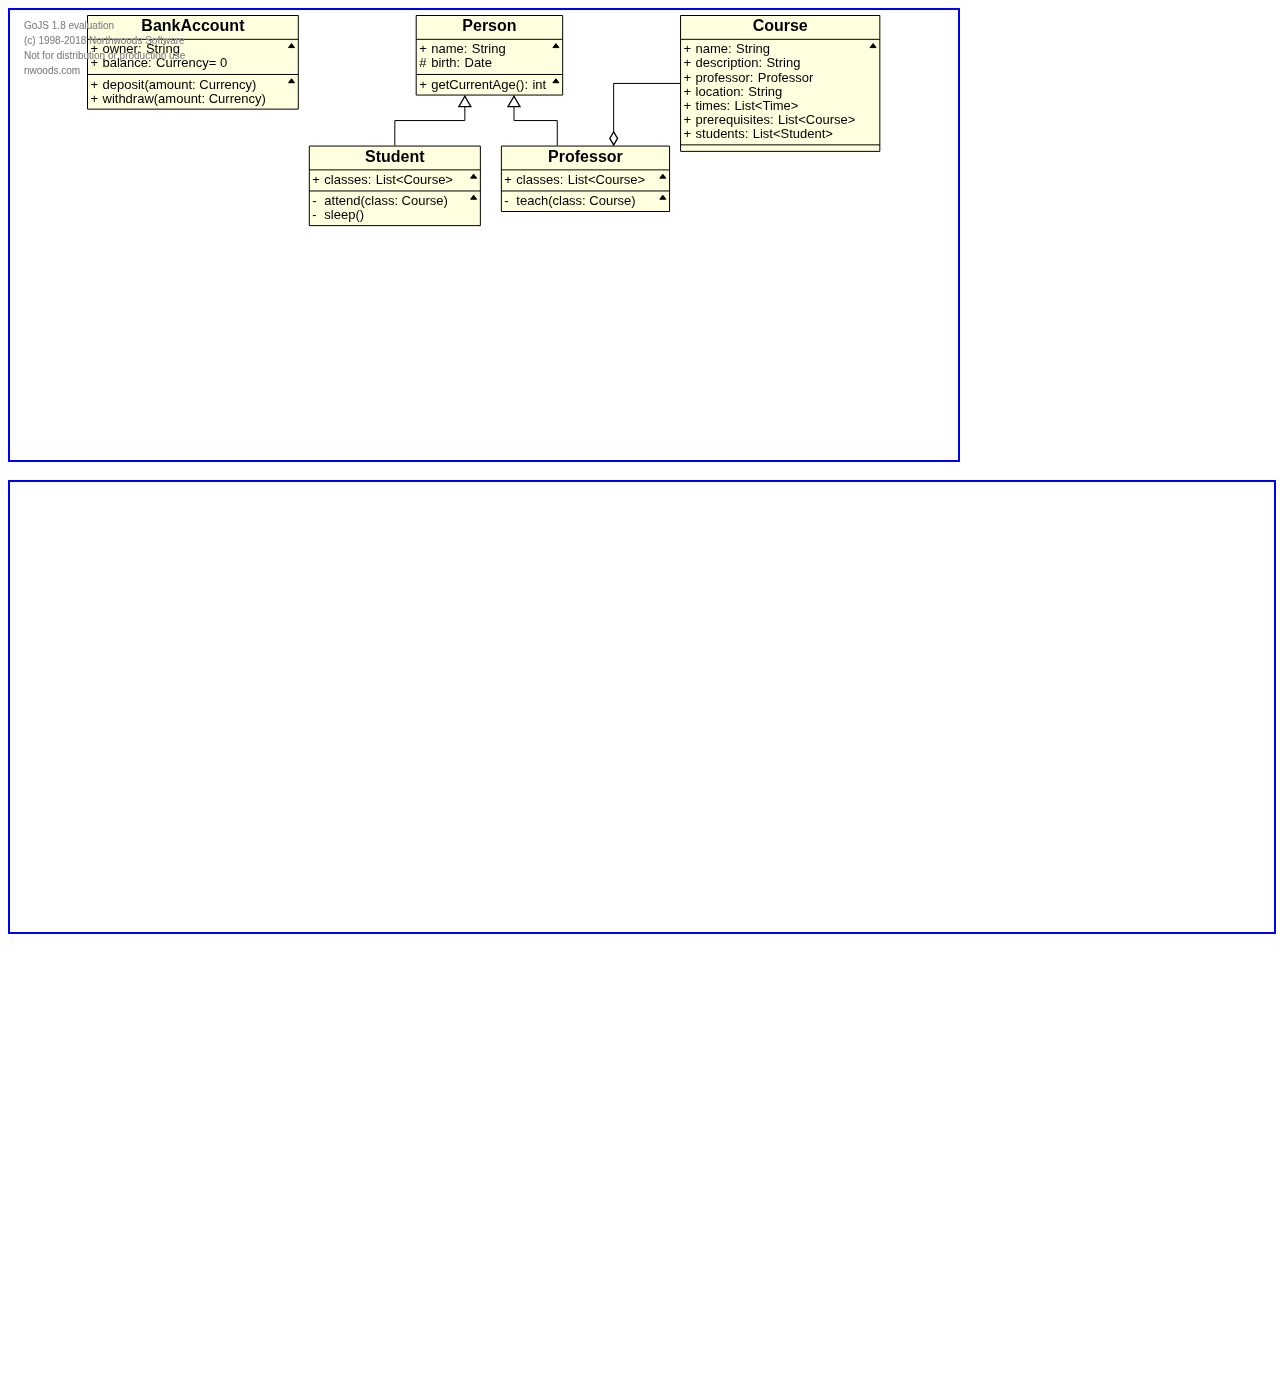
<file: index.html>
<!DOCTYPE html>
<html>
<head>
<title>Create State Chart</title>

<script src="javascript/go-debug.js"></script>
<script id="code" src="javascript/go-code.js"></script>
<script id="code" src="javascript/go-code-2.js"></script>
<link rel="stylesheet" type="text/css" href="stylesheets/style.css">
</head>
<body onload="init()">
<div class="container">
	<div class="class-diagram-container">
		<div id="class-diagram" style="height:100vh;width:100%;">
			
		</div>


	</div>
	<Br>
	<div class="sequence-diagram-container">
		<div id="sequence-diagram" style="height:100vh;width:100%;">
		
		</div>
	</div>


</div>
</body>
</html>
</file>
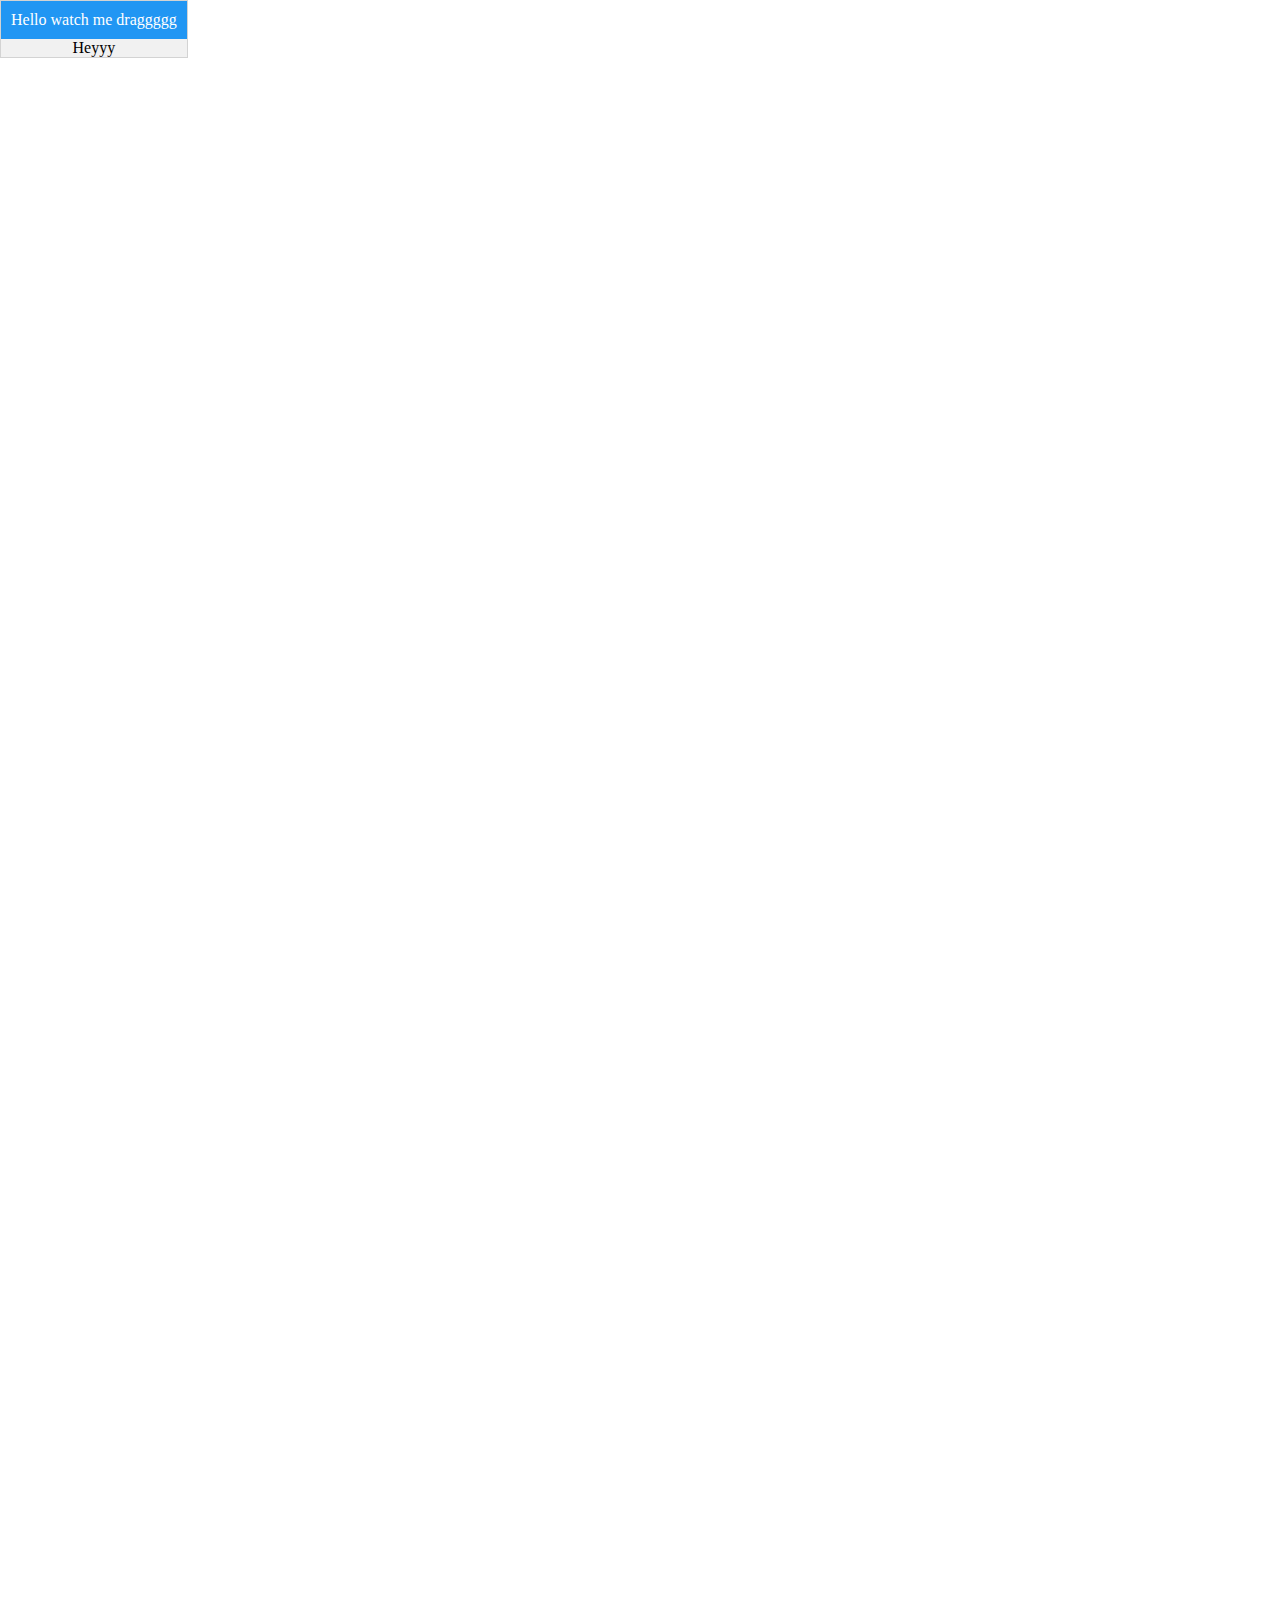
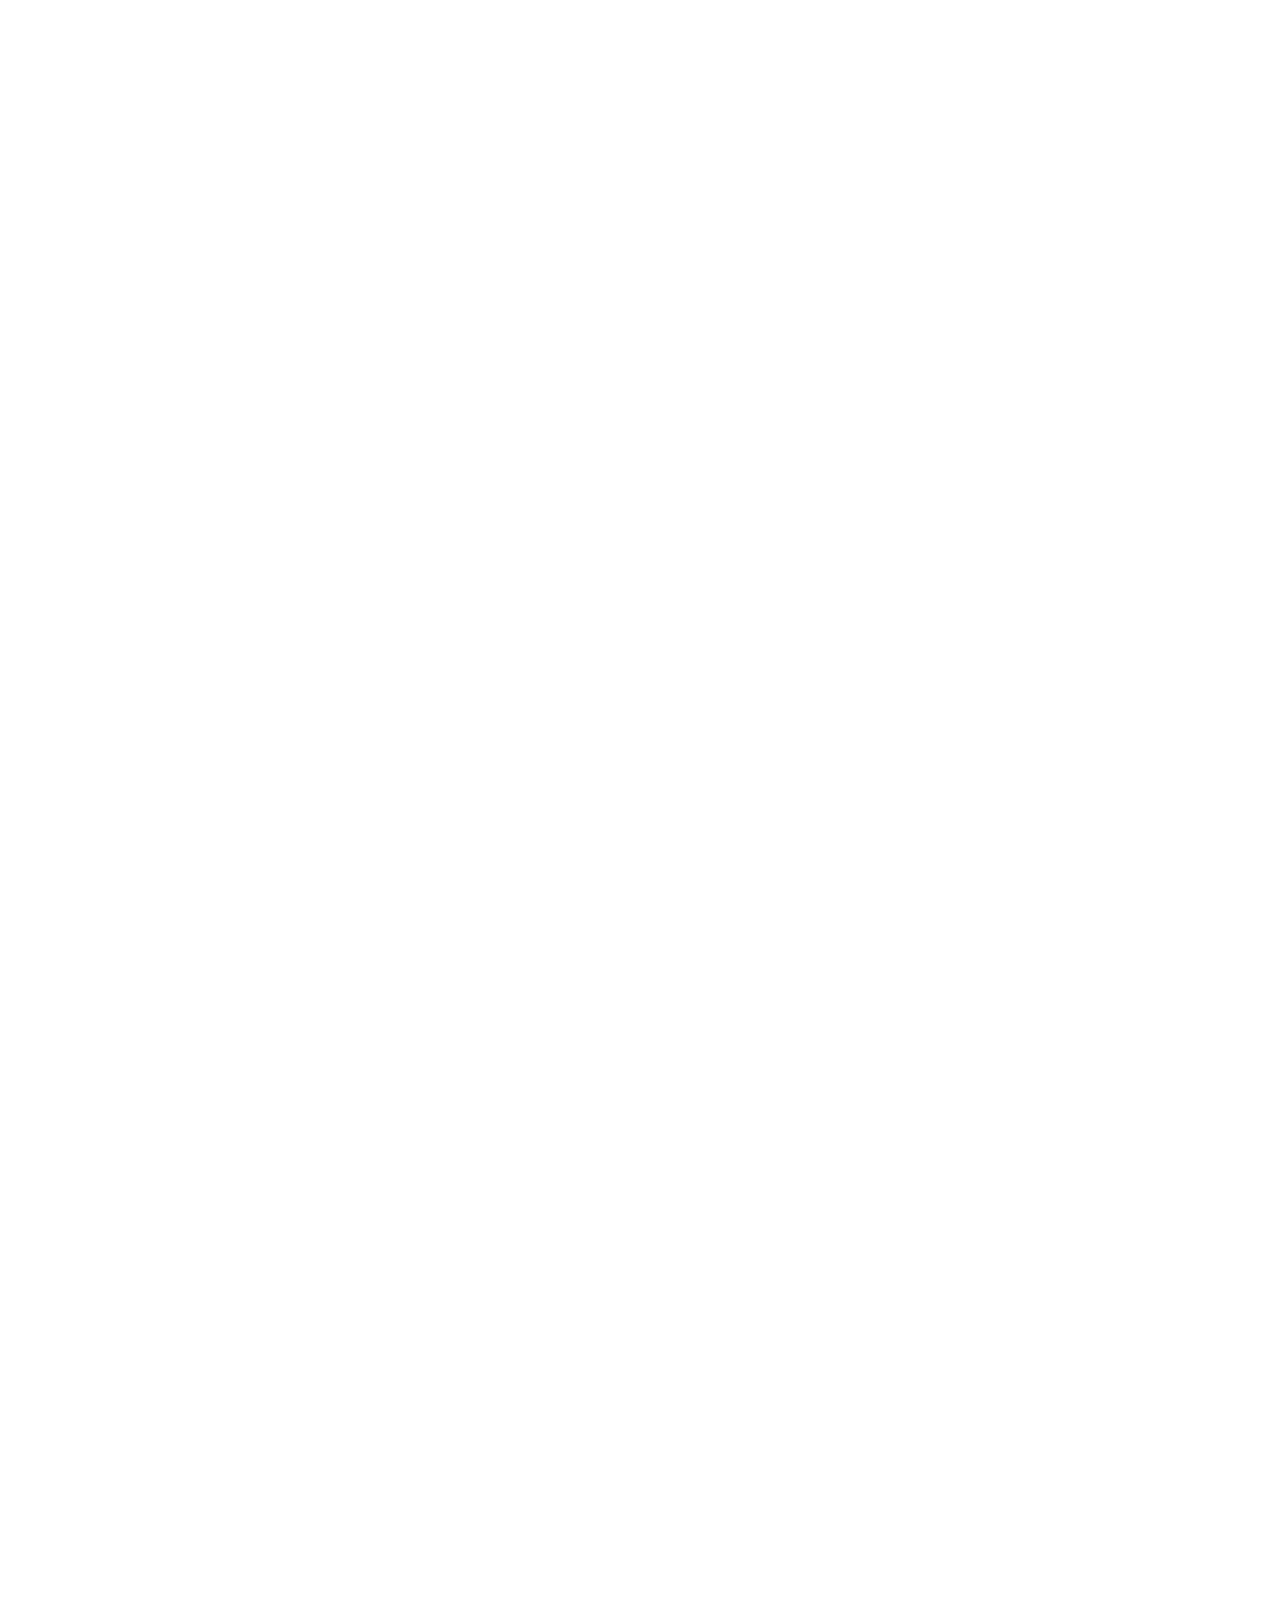
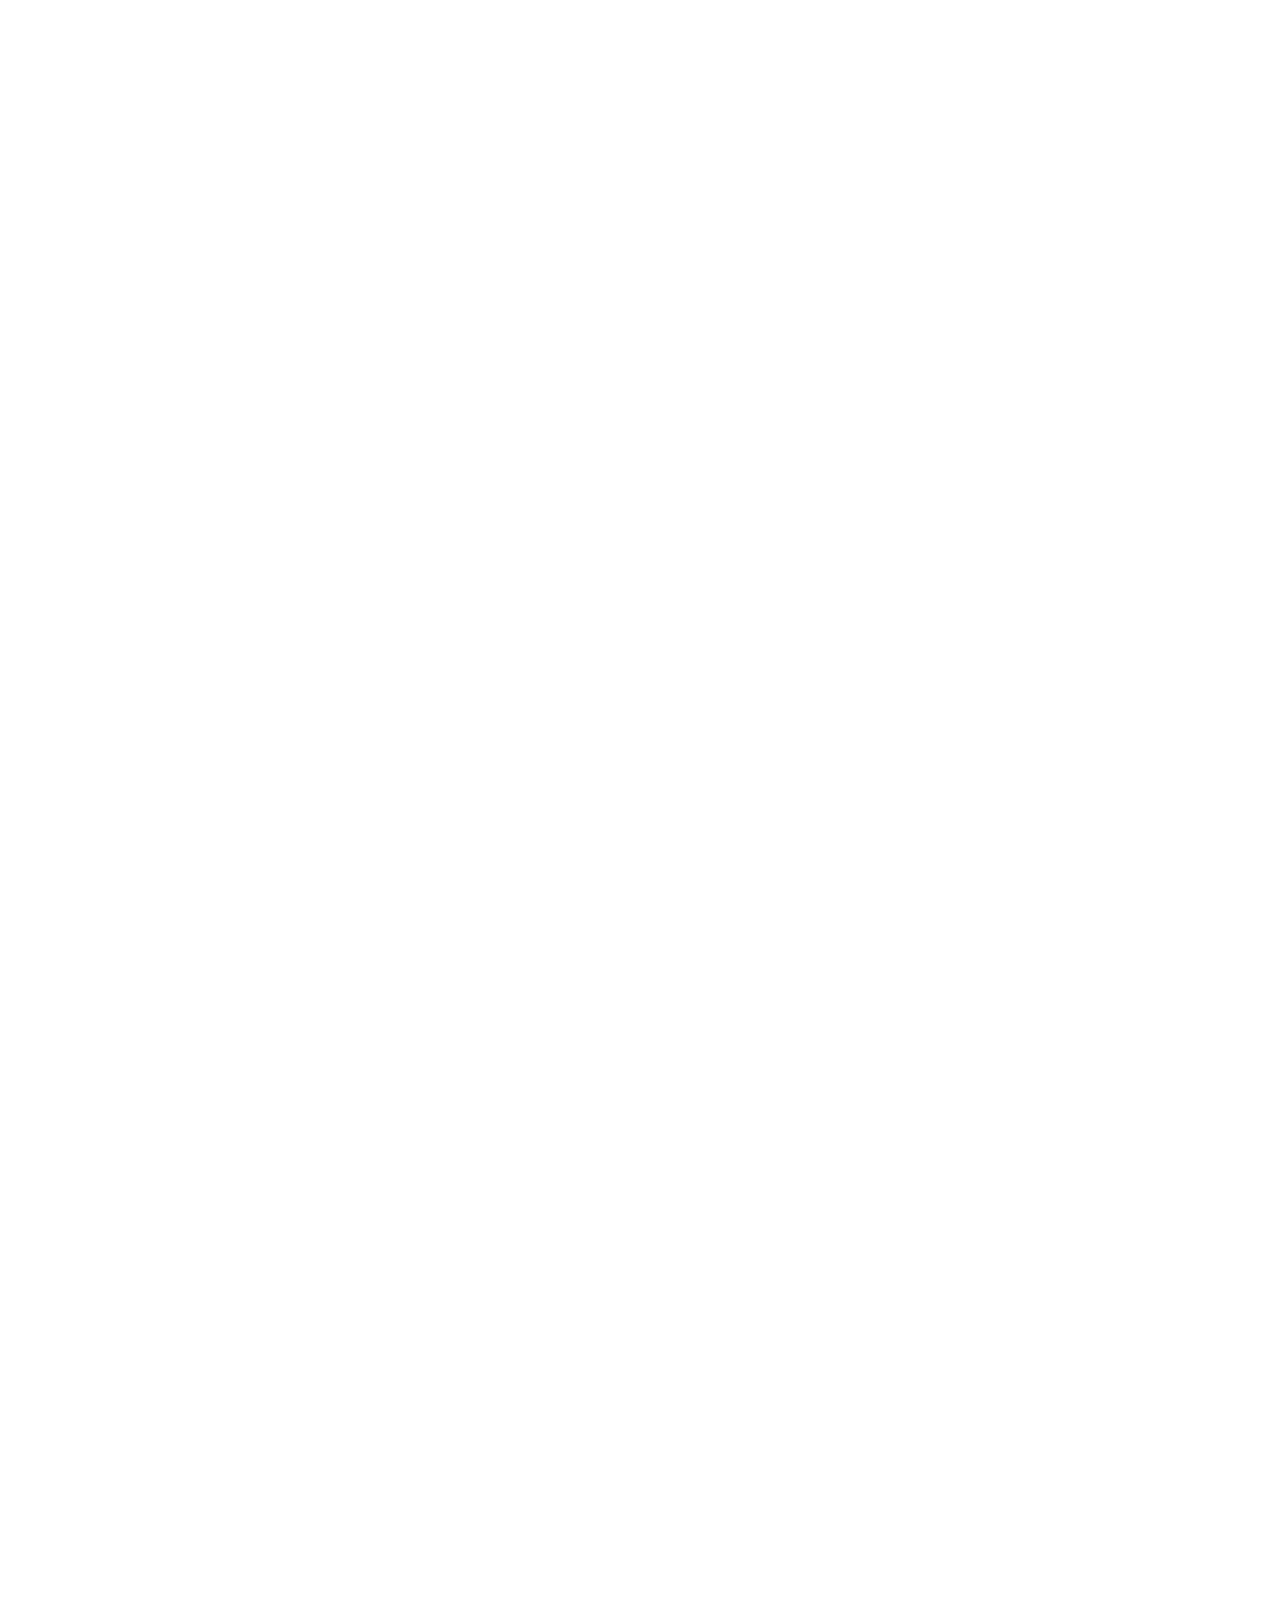
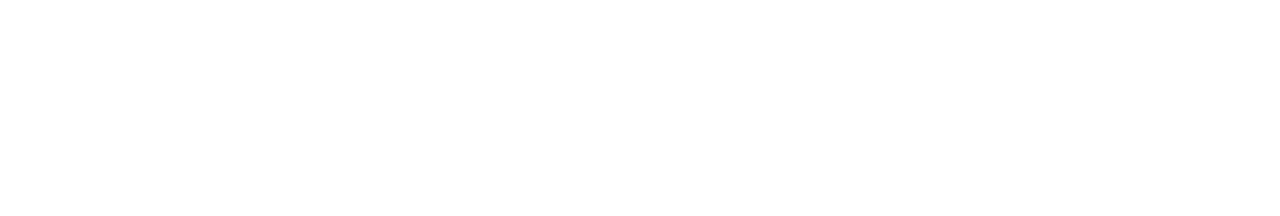
<file: dragdiv.html>
<script src="https://code.jquery.com/jquery-3.3.1.min.js" integrity="sha256-FgpCb/KJQlLNfOu91ta32o/NMZxltwRo8QtmkMRdAu8=" crossorigin="anonymous"></script>
<script src="dragdiv.js"></script>
<link rel="stylesheet" type="text/css" href="dragdiv.css">
<body><div id="container">
<div id="drag1" class="draggable"><div id="drag1header" class="draggableheader">Hello watch me draggggg</div>Heyyy</div>
<div id="drag2" class="draggable"><div id="drag2header" class="draggableheader">Hello watch me draggggg</div>Heyyy</div>
<div id="drag3" class="draggable"><div id="drag3header" class="draggableheader">Hello watch me draggggg</div>Heyyy</div>
<svg width="5000" height="5000">
<line id="c13" stroke="black"></line>
<line id="c12" stroke="black"></line>
<line id="c23" stroke="black"></line>
</svg>
</div>
</body>

<script>
var dragCount=3;
addDrag(dragCount);
</script>
</file>
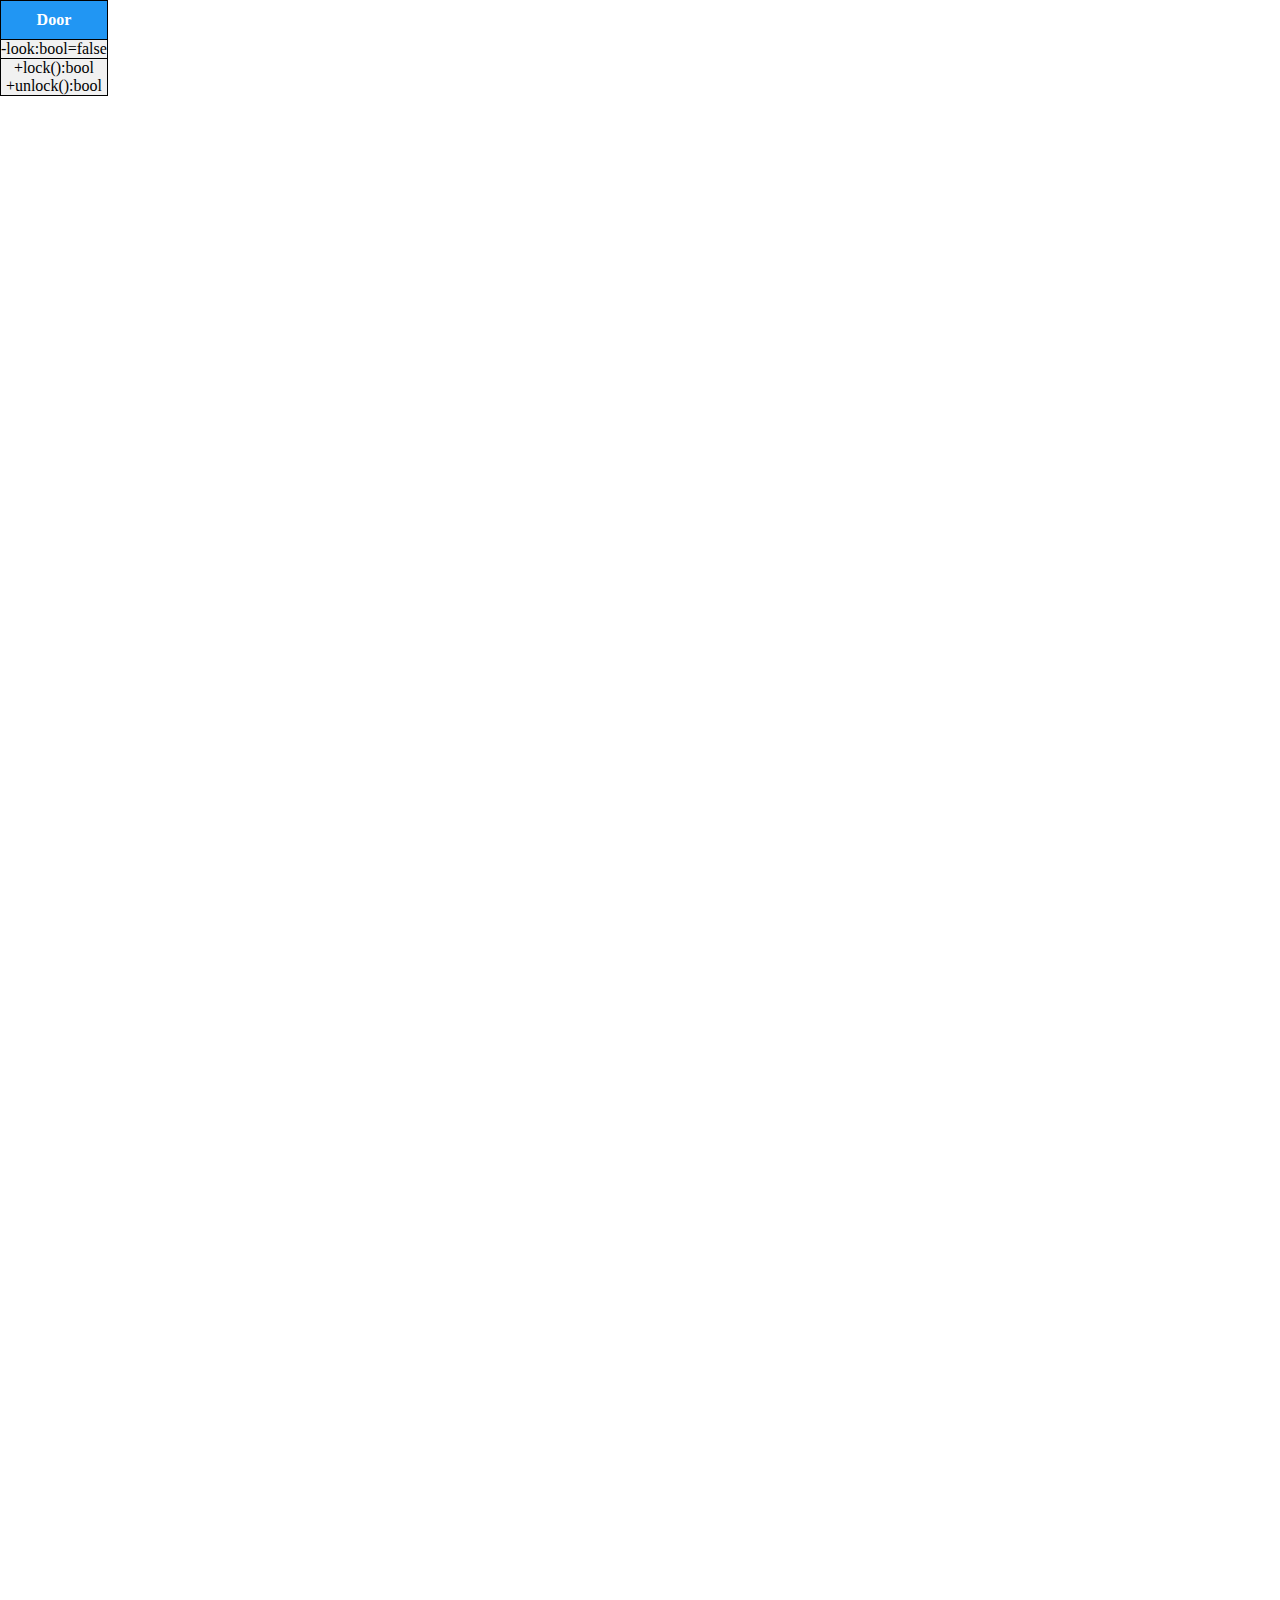
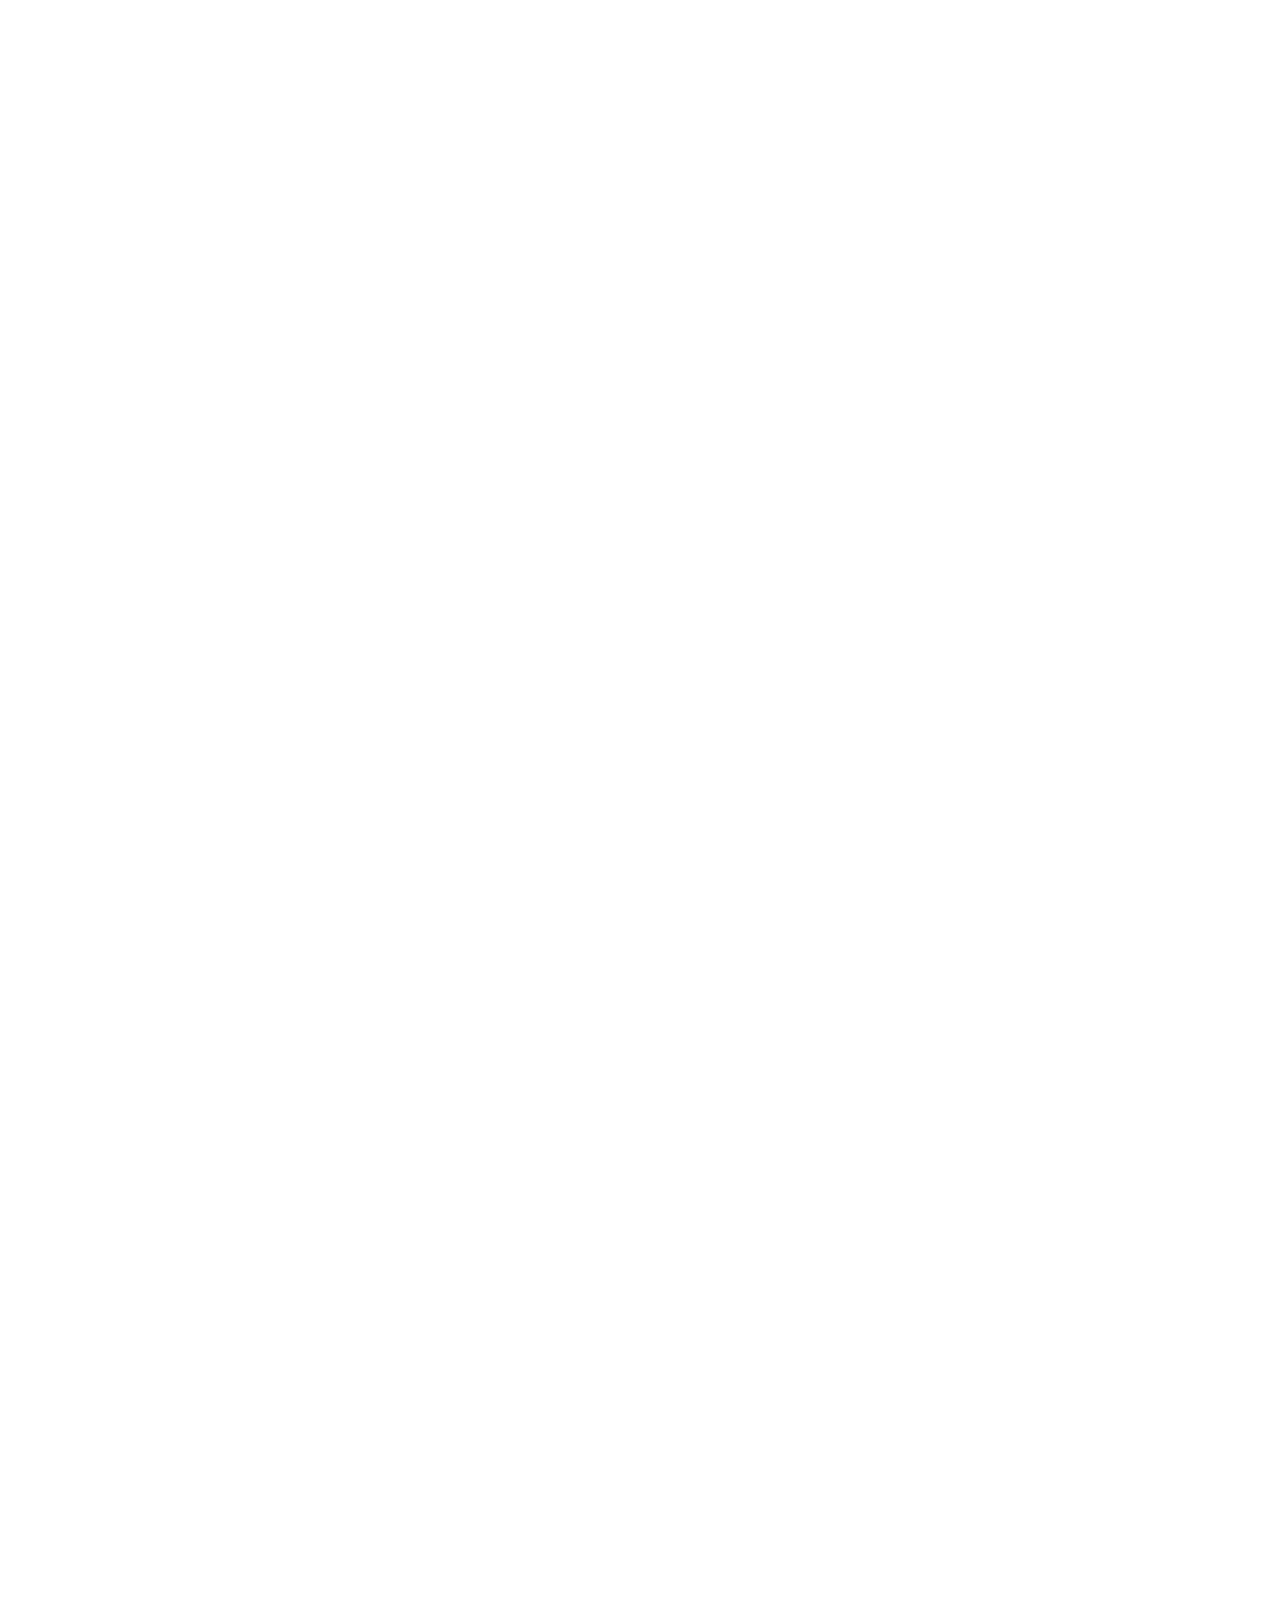
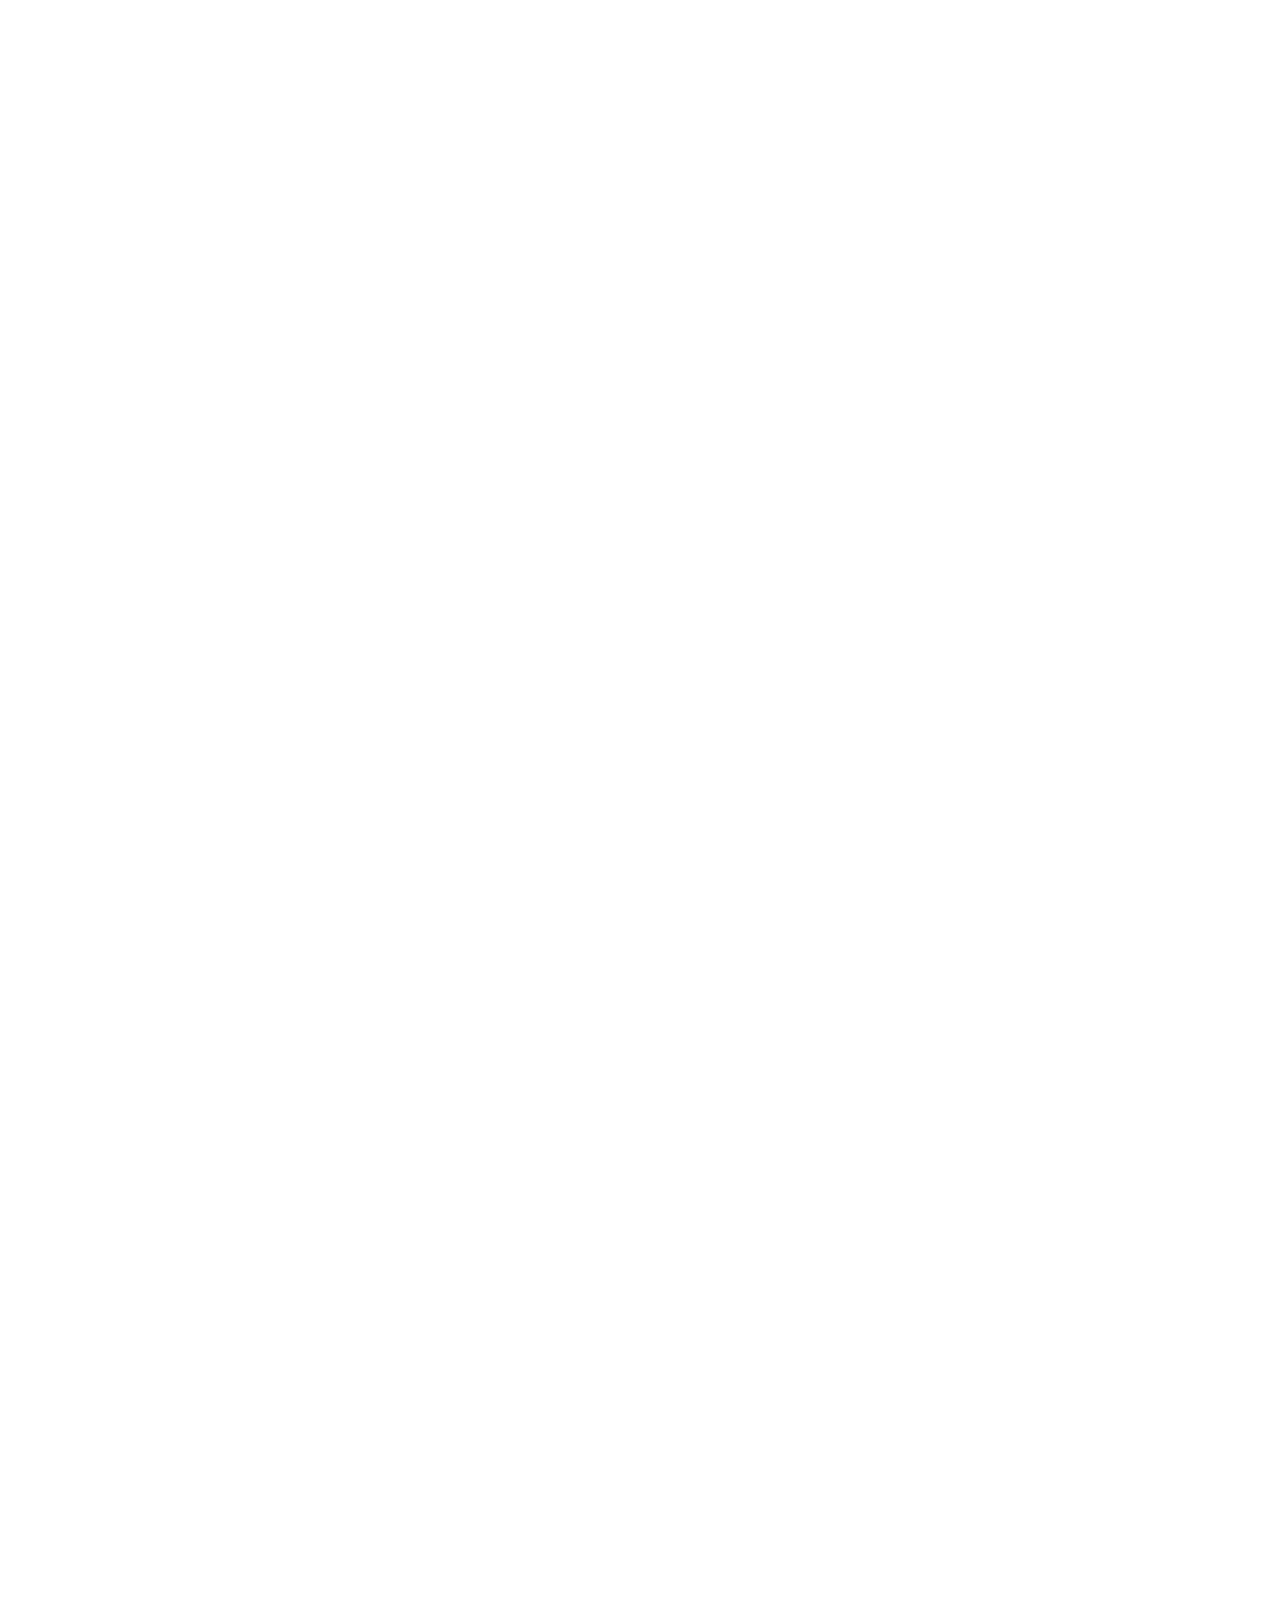
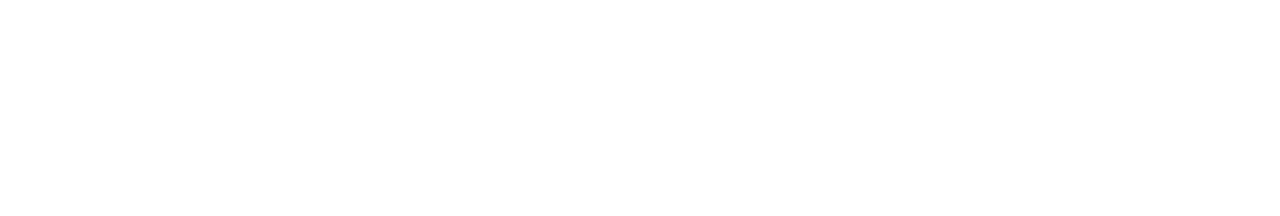
<file: class diagram/dragdiv.html>
<script src="https://code.jquery.com/jquery-3.3.1.min.js" integrity="sha256-FgpCb/KJQlLNfOu91ta32o/NMZxltwRo8QtmkMRdAu8=" crossorigin="anonymous"></script>
<script src="dragdiv.js"></script>
<link rel="stylesheet" type="text/css" href="dragdiv.css">
<body><div id="container">
<div id="drag1" class="draggable"><div id="drag1header" class="draggableheader"><b>Door</b></div><div class="data-members">-look:bool=false</div>+lock():bool<br>+unlock():bool</div>
<div id="drag2" class="draggable"><div id="drag2header" class="draggableheader"><b>Door</b></div><div class="data-members">-look:bool=false</div>+lock():bool<br>+unlock():bool</div>
<div id="drag3" class="draggable"><div id="drag3header" class="draggableheader"><b>Door</b></div><div class="data-members">-look:bool=false</div>+lock():bool<br>+unlock():bool</div>

<svg width="5000" height="5000">
<line id="c13" stroke="black"></line>
<line id="c12" stroke="black"></line>
<line id="c23" stroke="black"></line>
</svg>
</div>
</body>

<script>
var dragCount=3;
addDrag(dragCount);
</script>
</file>
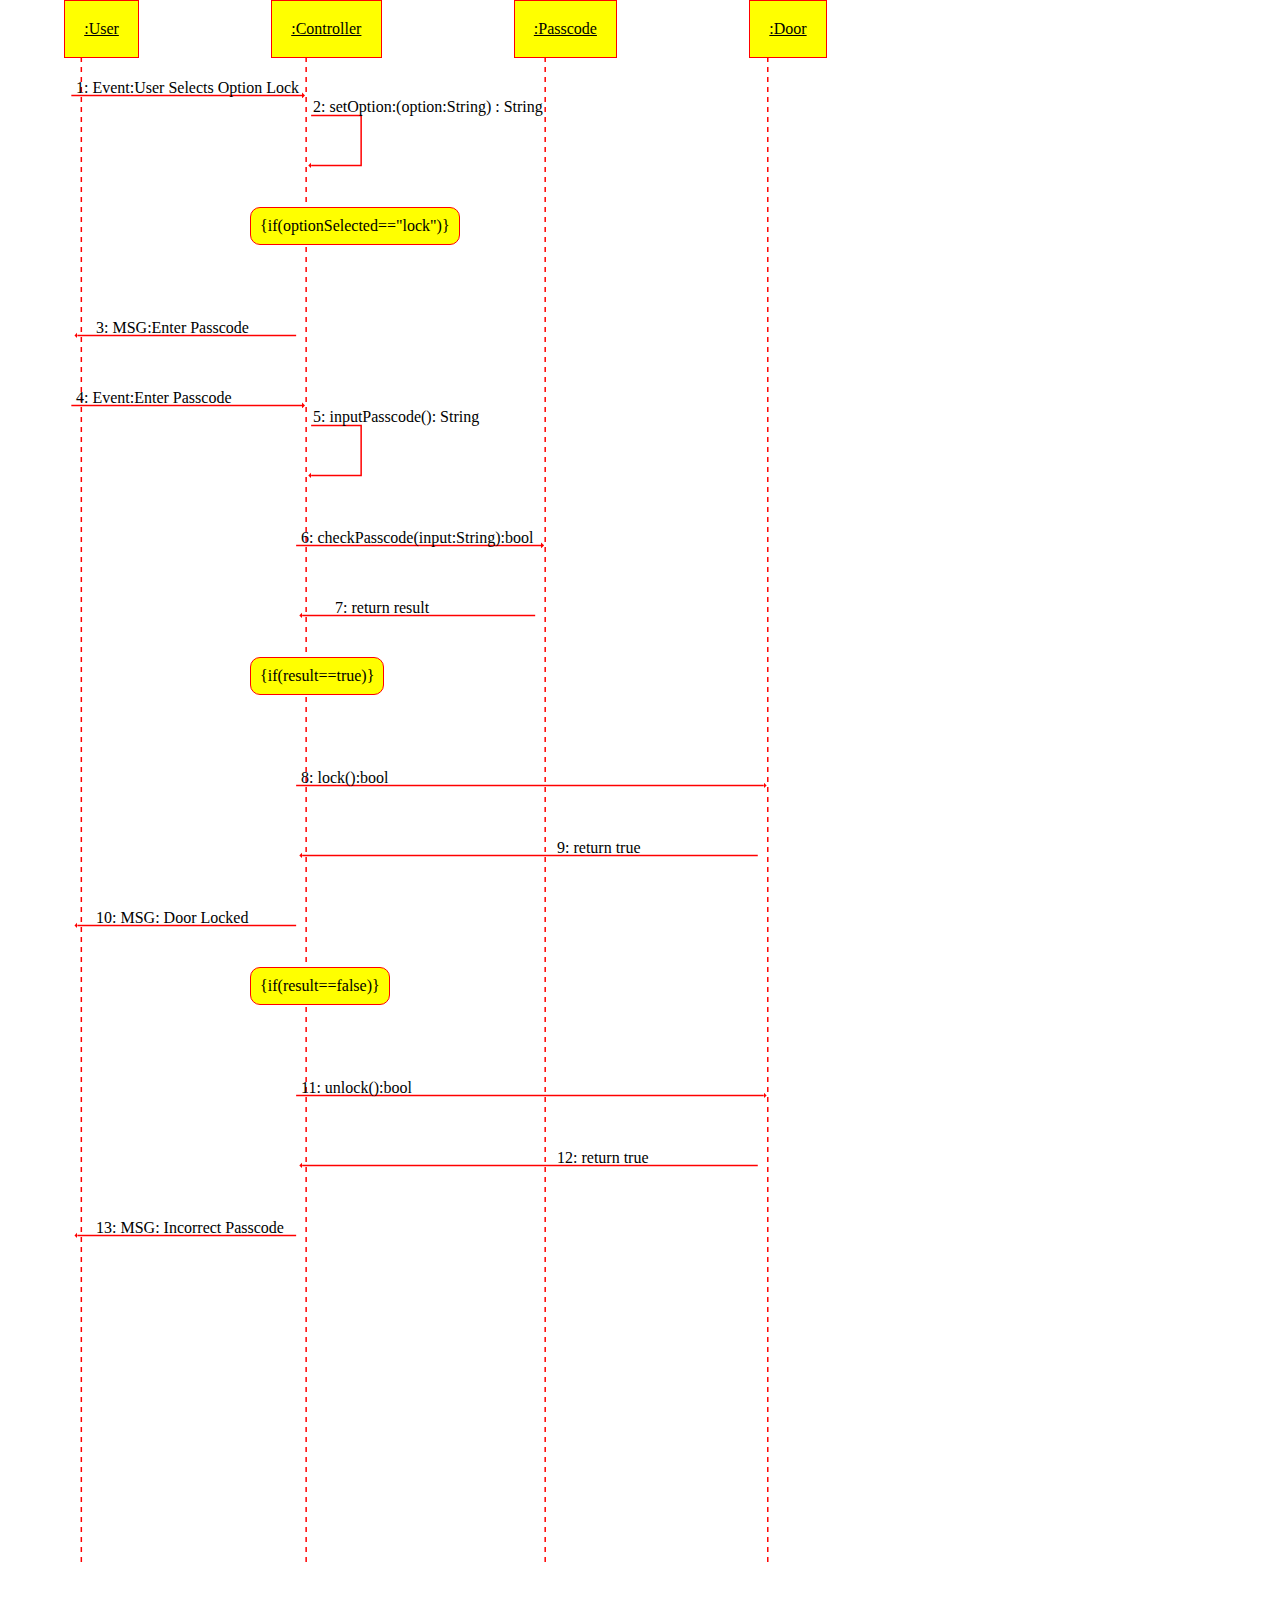
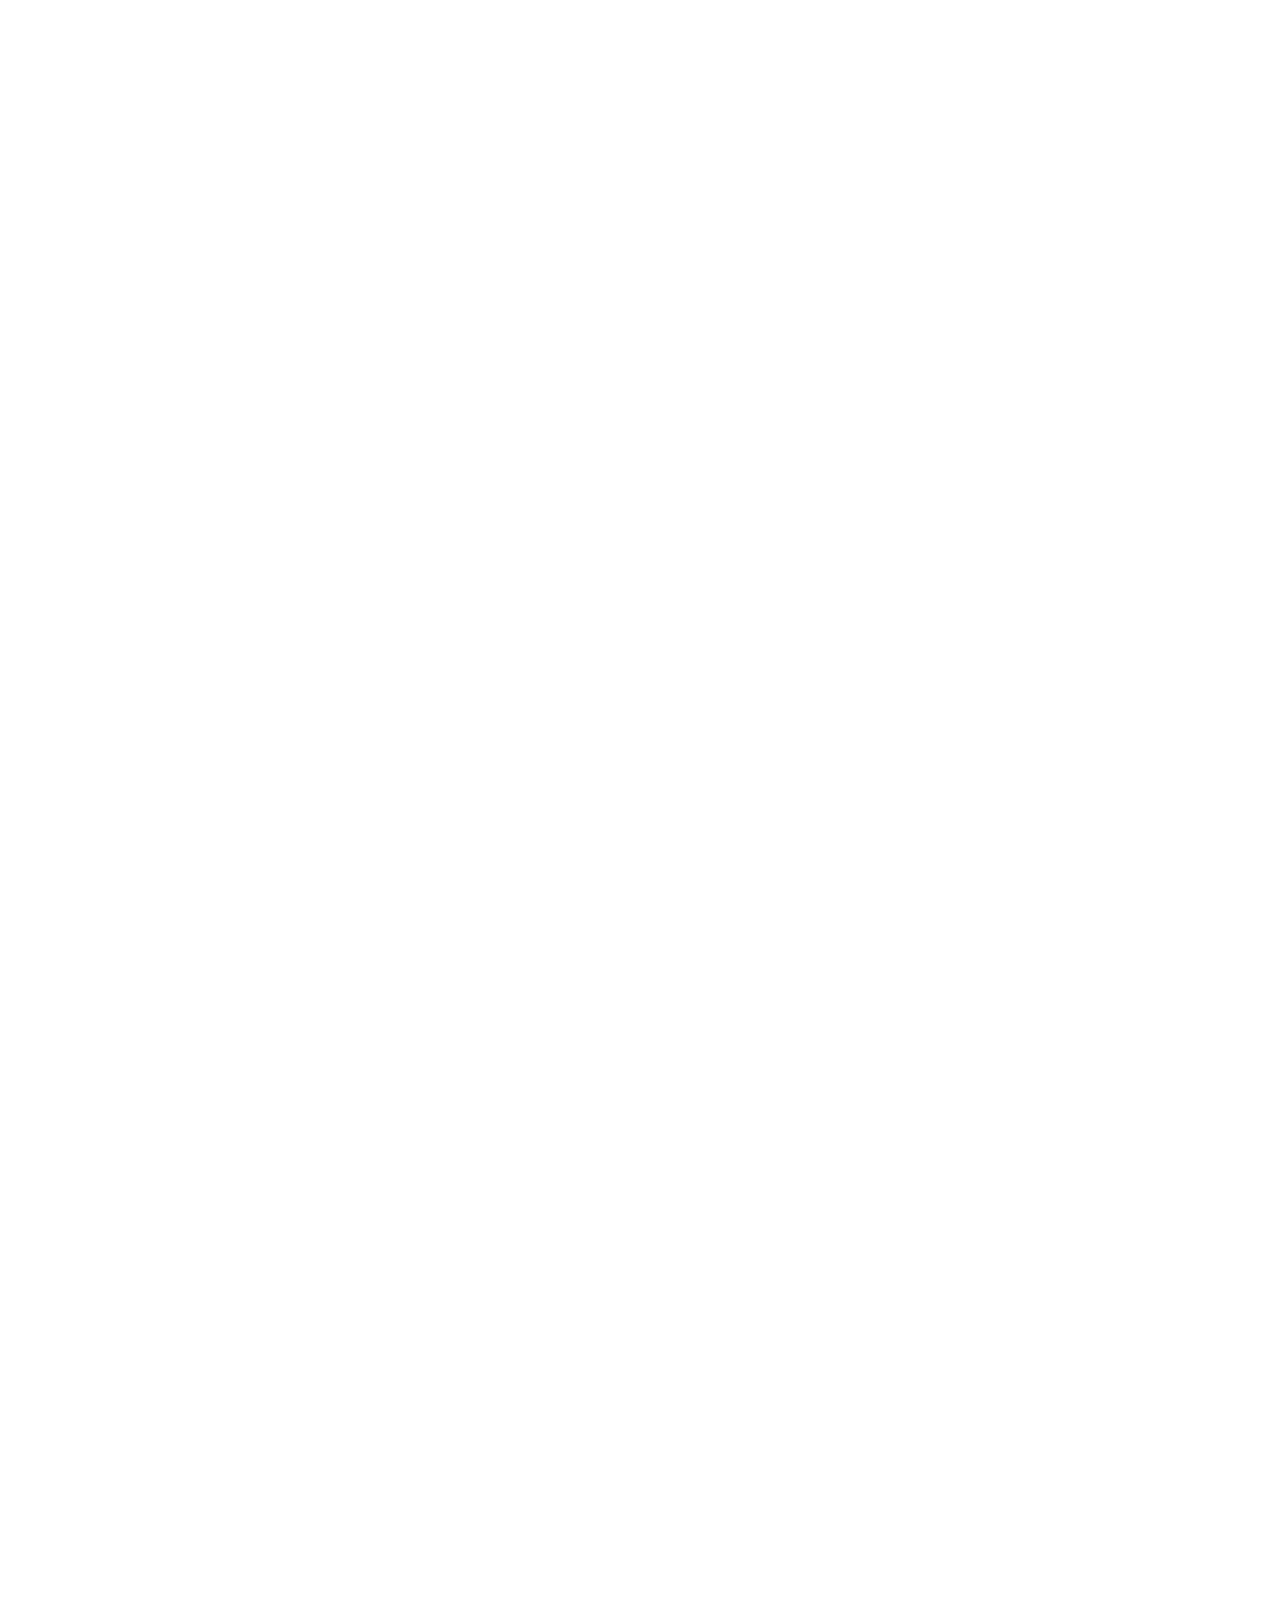
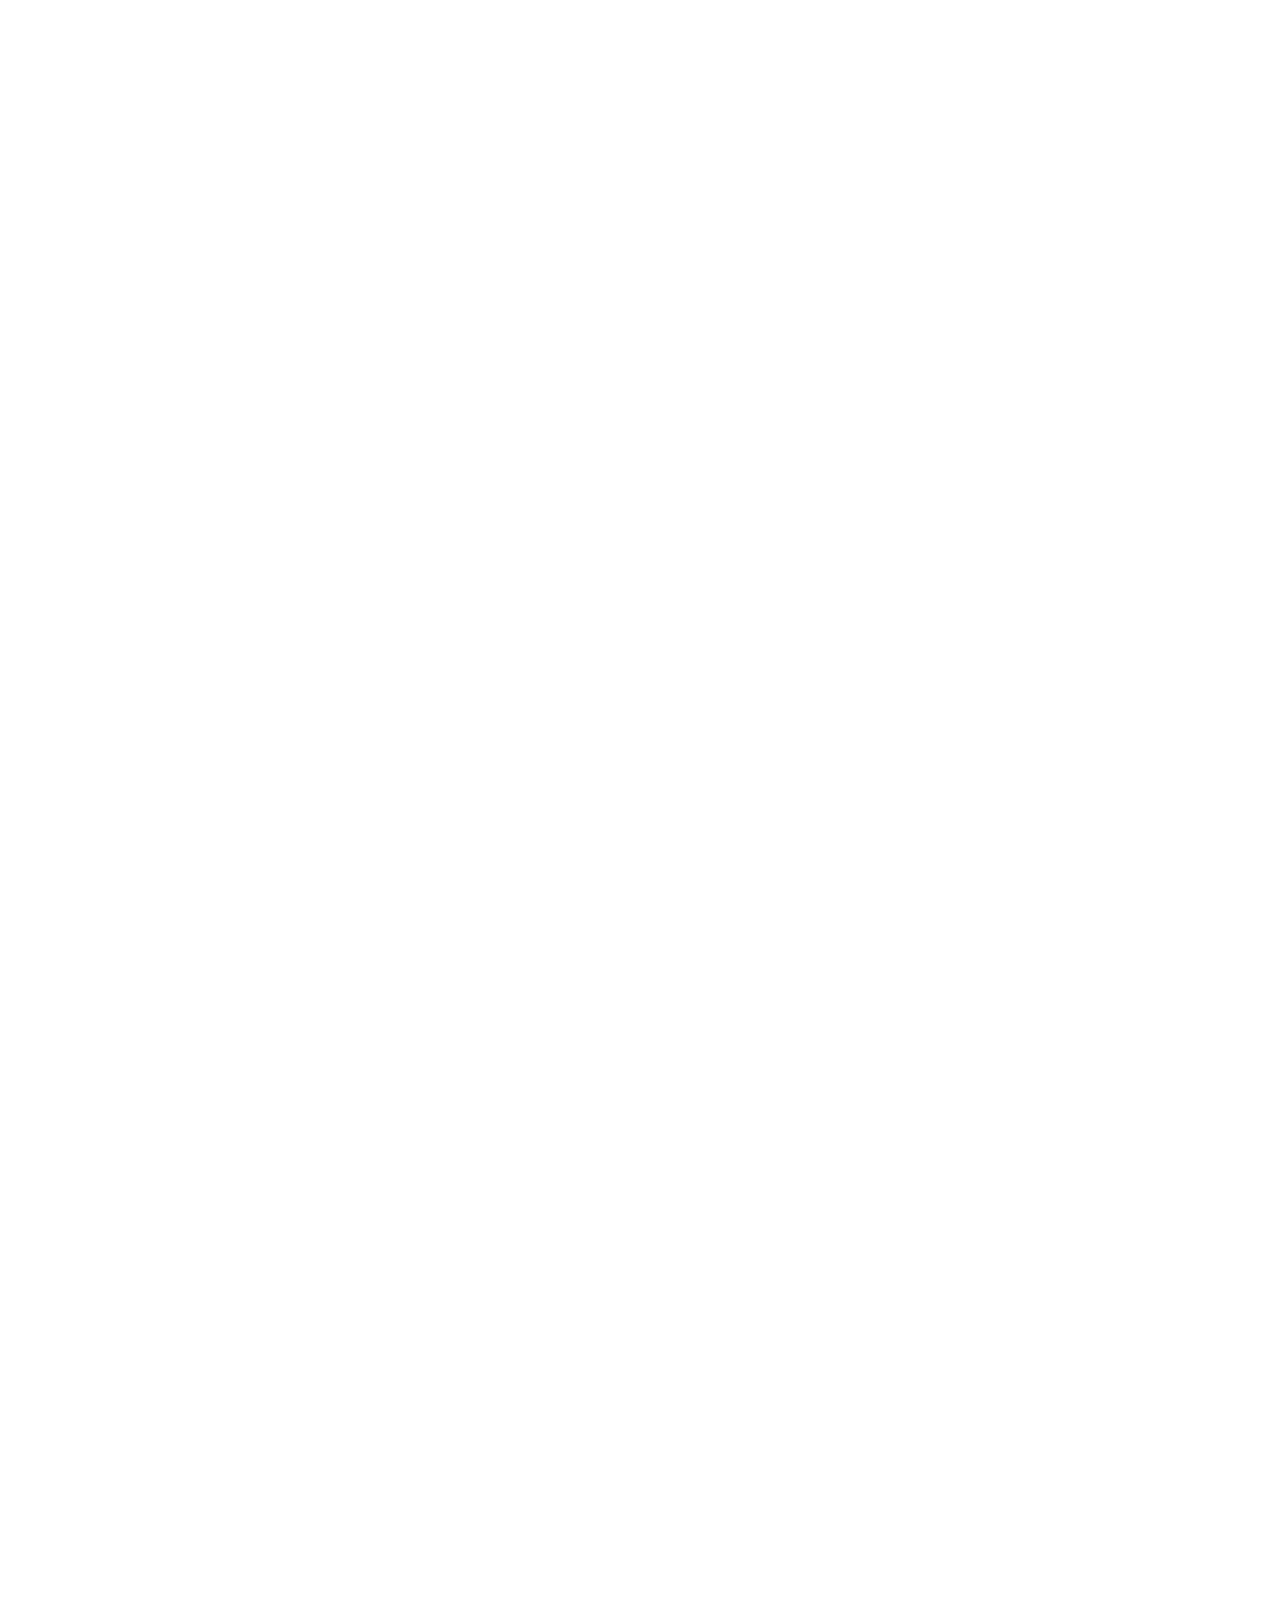
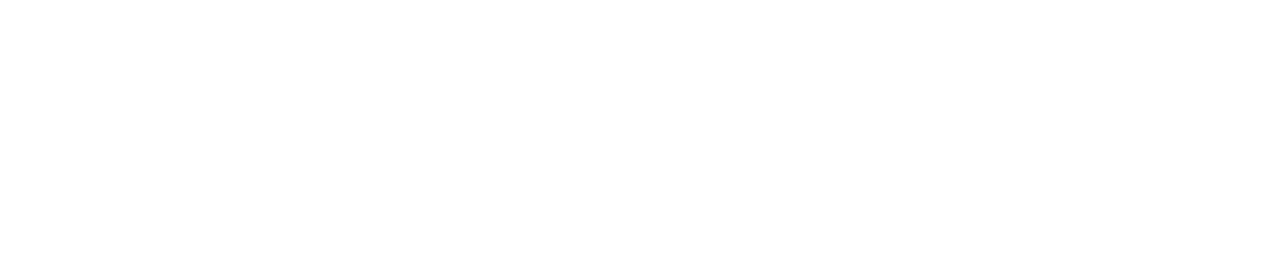
<file: sequence diagram/dragdiv.html>
<html>
<head><script src="https://code.jquery.com/jquery-3.3.1.min.js" integrity="sha256-FgpCb/KJQlLNfOu91ta32o/NMZxltwRo8QtmkMRdAu8=" crossorigin="anonymous"></script>
<script src="dragdiv.js"></script>
<script src="launchcode.js"></script>
<link rel="stylesheet" type="text/css" href="dragdiv.css">
</head><body><div id="container">
<div id="c1" class="element">:User</div>
<div id="c2" class="element">:Controller</div>
<div id="c3" class="element">:Passcode</div>
<div id="c4" class="element">:Door</div>
<div id="cond21" class="element condition">{if(optionSelected=="lock")}</div>
<div id="cond22" class="element condition">{if(result==true)}</div>
<div id="cond23" class="element condition">{if(result==false)}</div>
<svg width="5000" height="5000">
<line id="c11" x1="0" y1="0" x2="500" y2="500"  stroke="red" stroke-width="1.5" stroke-dasharray="5,5" d="M5 20 l215 0"></line>
<line id="c22" stroke="red" stroke-width="1.5" stroke-dasharray="5,5" d="M5 20 l215 0"></line>
<line id="c33" stroke="red" stroke-width="1.5" stroke-dasharray="5,5" d="M5 20 l215 0"></line>
<line id="c44" stroke="red" stroke-width="1.5" stroke-dasharray="5,5" d="M5 20 l215 0"></line>
<!--arrowedhead-->
<marker id='head' orient="auto"
    markerWidth='2' markerHeight='4'
    refX='0.1' refY='2'>
    <!-- triangle pointing right (+x) -->
    <path d='M0,0 V4 L2,2 Z' fill="red"/>
  </marker>
<!--left line 1-->
<path
  id='a121'
  marker-end='url(#head)'
  stroke-width='1.5'
  fill='none' stroke='red'
  />
<text id="at121">1: Event:User Selects Option Lock</text>
<!--reversed left arrowed line 2-->

<path
  id='ar221'
  marker-end='url(#head)'
  stroke-width='1.5'
  fill='none' stroke='red'
  />
<text id="rat221">2: setOption:(option:String) : String</text>

<!--right line 3-->
<path
  id='a211'
  marker-end='url(#head)'
  stroke-width='1.5'
  fill='none' stroke='red'
  />
<text id="at211">3: MSG:Enter Passcode</text>
<!--left line 4-->
<path
  id='a122'
  marker-end='url(#head)'
  stroke-width='1.5'
  fill='none' stroke='red'
  />
<text id="at122">4: Event:Enter Passcode</text>
<!--reverse line 5-->
<path
  id='ar222'
  marker-end='url(#head)'
  stroke-width='1.5'
  fill='none' stroke='red'
  />
<text id="rat222">5: inputPasscode(): String</text>

<!--right line 6-->
<path
  id='a231'
  marker-end='url(#head)'
  stroke-width='1.5'
  fill='none' stroke='red'
  />
<text id="at231">6: checkPasscode(input:String):bool</text>
<!--left line 7-->
<path
  id='a321'
  marker-end='url(#head)'
  stroke-width='1.5'
  fill='none' stroke='red'
  />
<text id="at321">7: return result</text>

<!--right line 8-->
<path
  id='a241'
  marker-end='url(#head)'
  stroke-width='1.5'
  fill='none' stroke='red'
  />
<text id="at241">8: lock():bool</text>

<!--left line 9-->
<path
  id='a421'
  marker-end='url(#head)'
  stroke-width='1.5'
  fill='none' stroke='red'
  />
<text id="at421">9: return true</text>
<!--left line 10-->
<path
  id='a212'
  marker-end='url(#head)'
  stroke-width='1.5'
  fill='none' stroke='red'
  />
<text id="at212">10: MSG: Door Locked</text>

<!--right line 11-->
<path
  id='a242'
  marker-end='url(#head)'
  stroke-width='1.5'
  fill='none' stroke='red'
  />
<text id="at242">11: unlock():bool</text>

<!--left line 12-->
<path
  id='a422'
  marker-end='url(#head)'
  stroke-width='1.5'
  fill='none' stroke='red'
  />
<text id="at422">12: return true</text>
<!--left line 13-->
<path
  id='a213'
  marker-end='url(#head)'
  stroke-width='1.5'
  fill='none' stroke='red'
  />
<text id="at213">13: MSG: Incorrect Passcode</text>
</svg>

</div></body>
</html>
</file>
<file: stylesheets/style.css>
.class-diagram-container,.sequence-diagram-container{
	border:2px solid blue;
	display:block;
	margin:0 !important;
}
.class-diagram-container{
	width:75%;
	height:50vh;
}
.sequence-diagram-container{
	width:100%;
	height:50vh;
}
.container{
	text-align:center;
}
</file>
<file: dragdiv.css>
.draggable{
    position: absolute;
    background-color: #f1f1f1;
    border: 1px solid #d3d3d3;
    text-align: center;
	display:block;
	left:0;
	top:0;
}
.draggableheader {
    cursor: move;
	padding:10px;
    background-color: #2196F3;
    color: #fff;
}
</file>
<file: class diagram/dragdiv.css>
.draggable{
    position: absolute;
    background-color: #f1f1f1;
    border: 1px solid black;
    text-align: center;
	display:block;
	left:0;
	top:0;
}
.draggableheader {
    cursor: move;
	padding:10px;
    background-color: #2196F3;
    color: #fff;
	border-bottom:1px solid black;
}
.data-members{
	border-bottom:1px solid black;
}
</file>
<file: sequence diagram/dragdiv.css>
html,body
{
    width: 100%;
    height: 100%;
    margin: 0px;
    padding: 0px;
}

.draggable{
    position: absolute;
    background-color: #f1f1f1;
    border: 1px solid #d3d3d3;
    text-align: center;
	display:block;
	left:0;
	top:0;
}
.draggableheader {
    cursor: move;
	padding:10px;
    background-color: #2196F3;
    color: #fff;
}
.element{
	background-color:yellow;
	text-decoration:underline;
	border:1px solid red;
	display:inline-block;
	padding:1.5%;
	margin-left:5%;
	margin-right:5%;
	position:relative;
}
.condition{
	border-radius:10px;
	text-decoration:none !important;
	padding:0.7% !important;
	position:absolute !important;
}
.container{
	width:100vw;
	height:100vh;
	display:inline-block;
}
</file>
